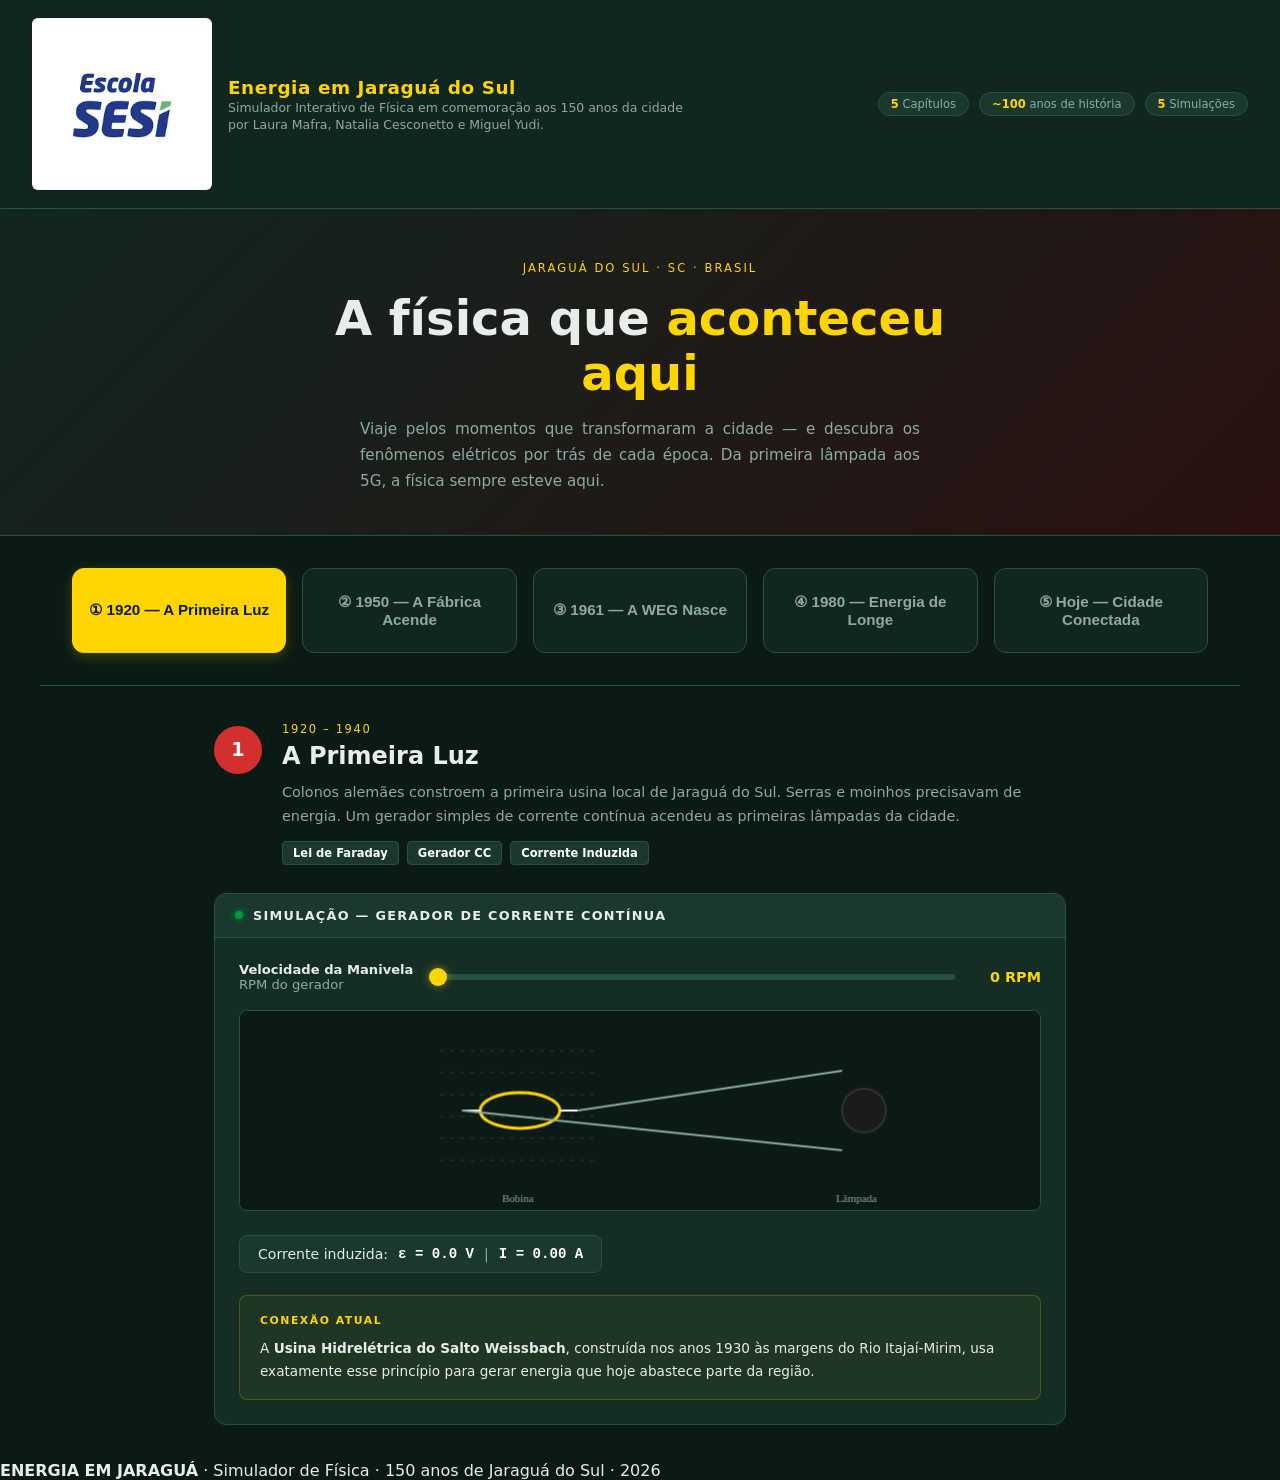
<file: index.html>
<!DOCTYPE html>
<html lang="pt-BR">
<head>
<meta charset="UTF-8">
<meta name="viewport" content="width=device-width, initial-scale=1.0">
<title>Energia em Jaraguá — Simulador Interativo</title>
<link rel="stylesheet" href="style.css">
</head>
<body>

<header>
  <div class="header-left">
    <img class="sesi-logo" src="logo.png" >
    <div class="header-title">
      <h1>Energia em Jaraguá do Sul</h1>
      <p>Simulador Interativo de Física em comemoração aos 150 anos da cidade </p>
      <p>por Laura Mafra, Natalia Cesconetto e Miguel Yudi.</p>
    </div>
  </div>
  <div class="header-badges">
    <div class="badge"><span>5</span> Capítulos</div>
    <div class="badge"><span>~100</span> anos de história</div>
    <div class="badge"><span>5</span> Simulações</div>
  </div>
</header>

<div class="hero">
  <div class="hero-eyebrow">Jaraguá do Sul · SC · Brasil</div>
  <h2>A física que <em>aconteceu aqui</em></h2>
  <p>Viaje pelos momentos que transformaram a cidade — e descubra os fenômenos elétricos por trás de cada época. Da primeira lâmpada aos 5G, a física sempre esteve aqui.</p>
</div>

<nav class="timeline-nav">
  <button class="tnav-btn active" onclick="showChapter(0)">① 1920 — A Primeira Luz</button>
  <button class="tnav-btn" onclick="showChapter(1)">② 1950 — A Fábrica Acende</button>
  <button class="tnav-btn" onclick="showChapter(2)">③ 1961 — A WEG Nasce</button>
  <button class="tnav-btn" onclick="showChapter(3)">④ 1980 — Energia de Longe</button>
  <button class="tnav-btn" onclick="showChapter(4)">⑤ Hoje — Cidade Conectada</button>
</nav>

<section class="chapter active" id="ch0">
  <div class="chapter-header">
    <div class="chapter-num">1</div>
    <div class="chapter-meta">
      <div class="chapter-era">1920 – 1940</div>
      <h3>A Primeira Luz</h3>
      <p>Colonos alemães constroem a primeira usina local de Jaraguá do Sul. Serras e moinhos precisavam de energia. Um gerador simples de corrente contínua acendeu as primeiras lâmpadas da cidade.</p>
      <div class="chapter-tags"><span class="tag">Lei de Faraday</span><span class="tag">Gerador CC</span><span class="tag">Corrente Induzida</span></div>
    </div>
  </div>
  <div class="sim-card"><div class="sim-header"><div class="sim-dot"></div>Simulação — Gerador de Corrente Contínua</div><div class="sim-body">
    <div class="control-row"><div class="control-label"><strong>Velocidade da Manivela</strong>RPM do gerador</div><input type="range" id="rpm1" min="0" max="3000" value="0" oninput="updateFaraday()"><div class="val-display" id="rpm1v">0 RPM</div></div>
    <canvas id="c1" height="200"></canvas>
    <div class="formula-pill"><span>Corrente induzida:</span><span class="eq" id="emf_val">ε = 0.00 V</span><span style="color:var(--muted)">|</span><span class="eq" id="cur_val">I = 0.00 A</span></div>
    <div class="connection-box"><div class="conn-label">Conexão Atual</div>A <strong>Usina Hidrelétrica do Salto Weissbach</strong>, construída nos anos 1930 às margens do Rio Itajaí-Mirim, usa exatamente esse princípio para gerar energia que hoje abastece parte da região.</div>
  </div></div>
</section>

<section class="chapter" id="ch1"><div class="chapter-header"><div class="chapter-num">2</div><div class="chapter-meta"><div class="chapter-era">1950 – 1960</div><h3>A Fábrica Acende</h3><p>Chegam as primeiras indústrias têxteis e metalúrgicas. Elas precisam de motores mais potentes. O motor de indução trifásico, com suas três correntes defasadas criando um campo magnético girante, vira o coração das fábricas.</p><div class="chapter-tags"><span class="tag">Campo Girante Trifásico</span><span class="tag">Animação das 3 Fases</span><span class="tag">Industrialização</span></div></div></div><div class="sim-card"><div class="sim-header"><div class="sim-dot"></div>Simulação — Campo Magnético Rotativo Trifásico</div><div class="sim-body"><div class="control-row"><div class="control-label"><strong>Frequência</strong>Hz da rede</div><input type="range" id="freq2" min="10" max="60" value="60" oninput="update3phase()"><div class="val-display" id="freq2v">60 Hz</div></div><canvas id="c2" height="260"></canvas><div class="formula-pill"><span>Defasagem:</span><span class="eq">120°</span><span style="color:var(--muted)">|</span><span>Campo resultante:</span><span class="eq" id="field_mag">constante</span></div><div class="connection-box"><div class="conn-label">Conexão Atual</div>A <strong>WEG</strong> produz hoje mais de 21 milhões de motores elétricos por ano — todos baseados nesse mesmo princípio do campo girante trifásico descoberto por Tesla em 1888.</div></div></div></section>

<section class="chapter" id="ch2"><div class="chapter-header"><div class="chapter-num">3</div><div class="chapter-meta"><div class="chapter-era">1961</div><h3>Werner, Eggon e Geraldo</h3><p>Três homens fundam a WEG em Jaraguá do Sul. Uma bobina simples se torna um motor comercial. O segredo está na relação entre frequência, número de polos e rotação.</p><div class="chapter-tags"><span class="tag">n = 120f / p</span><span class="tag">Polos e Rotação</span><span class="tag">Fundação da WEG</span></div></div></div><div class="sim-card"><div class="sim-header"><div class="sim-dot"></div>Simulação — Motor Interativo WEG</div><div class="sim-body"><div class="control-row"><div class="control-label"><strong>Nº de Polos</strong>par de polos</div><input type="range" id="poles3" min="2" max="12" step="2" value="4" oninput="updateMotor()"><div class="val-display" id="poles3v">4 polos</div></div><div class="control-row"><div class="control-label"><strong>Frequência</strong>Hz da rede</div><input type="range" id="freq3" min="50" max="60" step="10" value="60" oninput="updateMotor()"><div class="val-display" id="freq3v">60 Hz</div></div><canvas id="c3" height="200"></canvas><div class="motor-readout"><div class="readout-cell"><div class="rv" id="m_rpm">1800</div><div class="rl">RPM Síncrona</div></div><div class="readout-cell"><div class="rv" id="m_polos">4</div><div class="rl">Polos</div></div><div class="readout-cell"><div class="rv" id="m_freq">60 Hz</div><div class="rl">Frequência</div></div></div><div class="formula-pill" style="margin-top:14px"><span class="eq">n = 120 × f / p</span><span style="color:var(--muted)">→</span><span class="eq" id="m_calc">120 × 60 / 4 = 1800 RPM</span></div><div class="connection-box"><div class="conn-label">Conexão Atual</div>Os motores WEG de <strong>2 polos</strong> giram a 3600 RPM e são usados em compressores e ventiladores industriais. Os de <strong>8 polos</strong> giram a 900 RPM para aplicações que exigem torque elevado, como britadores.</div></div></div></section>

<section class="chapter" id="ch3"><div class="chapter-header"><div class="chapter-num">4</div><div class="chapter-meta"><div class="chapter-era">1980 – 1990</div><h3>A Energia Vem de Longe</h3><p>Jaraguá passa a receber energia de usinas distantes. O transformador se torna peça-chave: transmitir em alta tensão reduz drasticamente as perdas Joule nas linhas.</p><div class="chapter-tags"><span class="tag">Transformador</span><span class="tag">P = I²R</span><span class="tag">Sistema Interligado</span></div></div></div><div class="sim-card"><div class="sim-header"><div class="sim-dot"></div>Simulação — Perdas Joule: Baixa vs. Alta Tensão</div><div class="sim-body"><div class="control-row"><div class="control-label"><strong>Potência transmitida</strong>MW na linha</div><input type="range" id="pow4" min="1" max="100" value="50" oninput="updateJoule()"><div class="val-display" id="pow4v">50 MW</div></div><div class="control-row"><div class="control-label"><strong>Resistência da linha</strong>Ω total</div><input type="range" id="res4" min="1" max="50" value="10" oninput="updateJoule()"><div class="val-display" id="res4v">10 Ω</div></div><div class="compare-grid" id="joule-compare"><div class="compare-card"><h4>Baixa Tensão (13,8 kV)</h4><div class="big bad" id="loss_low">—</div><div class="sub" id="loss_low_pct">— % de perda</div></div><div class="compare-card"><h4>Alta Tensão (500 kV)</h4><div class="big good" id="loss_high">—</div><div class="sub" id="loss_high_pct">— % de perda</div></div></div><canvas id="c4" height="160"></canvas><div class="formula-pill"><span class="eq">P_perda = I² × R</span><span style="color:var(--muted)">e</span><span class="eq">I = P / V</span></div><div class="connection-box"><div class="conn-label">Conexão Atual</div>A subestação de Jaraguá do Sul recebe energia a <strong>138 kV</strong> do sistema interligado nacional e reduz para distribuição local. As linhas de 500 kV que cruzam Santa Catarina perdem menos de <strong>2%</strong> da energia transmitida.</div></div></div></section>

<section class="chapter" id="ch4"><div class="chapter-header"><div class="chapter-num">5</div><div class="chapter-meta"><div class="chapter-era">Hoje</div><h3>A Cidade Conectada</h3><p>Antenas 5G, fibra óptica e carros elétricos. O sinal eletromagnético se propaga pelos vales e morros de Jaraguá — o relevo cria zonas de sombra onde o sinal não chega.</p><div class="chapter-tags"><span class="tag">Propagação de Ondas EM</span><span class="tag">Mapa Topográfico</span><span class="tag">Jaraguá Digital</span></div></div></div><div class="sim-card"><div class="sim-header"><div class="sim-dot"></div>Simulação — Antena e Propagação no Relevo</div><div class="sim-body"><p style="font-size:.82rem;color:var(--muted);margin-bottom:14px">Clique no mapa topográfico para posicionar uma antena e veja como o sinal se propaga pelos morros de Jaraguá.</p><div class="control-row"><div class="control-label"><strong>Frequência da antena</strong></div><input type="range" id="freq5" min="700" max="3500" step="100" value="700" oninput="updateAntenna()"><div class="val-display" id="freq5v">700 MHz</div></div><canvas id="antennaCanvas" height="280" onclick="placeAntenna(event)"></canvas><div class="signal-legend"><div class="leg-item"><div class="leg-dot" style="background:var(--green)"></div>Sinal forte</div><div class="leg-item"><div class="leg-dot" style="background:var(--accent)"></div>Sinal médio</div><div class="leg-item"><div class="leg-dot" style="background:var(--red)"></div>Zona de sombra</div><div class="leg-item"><div class="leg-dot" style="background:var(--accent2)"></div>Antena</div></div><div class="connection-box"><div class="conn-label">Conexão Atual</div>As frequências de <strong>700 MHz</strong> penetram melhor os vales de Jaraguá, enquanto as de <strong>3,5 GHz</strong> oferecem maior velocidade mas sofrem mais com obstáculos. O Morro do Boa Vista (958 m) cria uma das maiores zonas de sombra da cidade.</div></div></div></section>

<footer><strong>ENERGIA EM JARAGUÁ</strong> · Simulador de Física · 150 anos de Jaraguá do Sul · 2026</footer>

<script src="script.js"></script>
</body>
</html>
</file>
<file: style.css>
:root {
    /* Cores baseadas na bandeira de Jaraguá do Sul (Verde, Vermelho, Branco e Amarelo) */
    --bg: #0b1a15;        /* Verde muito escuro para o fundo principal */
    --bg2: #11261f;       /* Verde escuro para o cabeçalho/nav */
    --bg3: #1a382e;       /* Verde intermediário para cards/pílulas */
    --border: #265243;    /* Bordas esverdeadas */
    --accent: #ffd500;    /* Amarelo do brasão para destaque */
    --accent2: #ffffff;   /* Branco da cruz da bandeira */
    --green: #009B3A;     /* Verde original da bandeira */
    --red: #d32f2f;       /* Vermelho original da bandeira */
    --text: #e8eceb;      /* Texto claro quase branco */
    --muted: #8caba1;     /* Texto secundário (verde acinzentado) */
    --card: #142e26;      /* Fundo dos painéis de simulação */
  }
  * { box-sizing: border-box; margin: 0; padding: 0; }
  body {
    background: var(--bg);
    color: var(--text);
    font-family: 'Segoe UI', system-ui, sans-serif;
    min-height: 100vh;
  }

  /* ── HEADER ── */
 
  header {
    background: var(--bg2);
    border-bottom: 1px solid var(--border);
    padding: 18px 32px;
    display: flex;
    align-items: center;
    justify-content: space-between;
    gap: 20px;
    /* As propriedades position, top e z-index foram removidas daqui */
  }
  
  .header-left { display: flex; align-items: center; gap: 16px; }
  .sesi-logo {
    height: 48px;
    border-radius: 6px;
    background: #fff;
    padding: 4px 8px;
    object-fit: contain;
    width: 180px;  
    height: auto;
  }
  .header-title h1 {
    font-size: 1.15rem;
    font-weight: 700;
    color: var(--accent);
    letter-spacing: 0.03em;
  }
  .header-title p {
    font-size: 0.78rem;
    color: var(--muted);
    margin-top: 2px;
  }
  .header-badges {
    display: flex; gap: 10px; flex-wrap: wrap;
  }
  .badge {
    background: var(--bg3);
    border: 1px solid var(--border);
    border-radius: 20px;
    padding: 4px 12px;
    font-size: 0.72rem;
    color: var(--muted);
  }
  .badge span { color: var(--accent); font-weight: 700; }

  /* ── HERO ── */
  .hero {
    padding: 52px 32px 40px;
    text-align: center;
    /* Gradiente sutil misturando o verde e o vermelho da bandeira */
    background: linear-gradient(135deg, var(--bg2) 0%, #2a1111 100%);
    border-bottom: 1px solid var(--border);
  }
  .hero-eyebrow {
    font-size: 0.72rem;
    letter-spacing: 0.18em;
    text-transform: uppercase;
    color: var(--accent);
    margin-bottom: 16px;
  }
  .hero h2 {
    font-size: clamp(1.8rem, 4vw, 3rem);
    font-weight: 800;
    line-height: 1.15;
    max-width: 700px;
    margin: 0 auto 16px;
  }
  .hero h2 em { color: var(--accent); font-style: normal; }
  .hero p {
    color: var(--muted);
    max-width: 560px;
    margin: 0 auto;
    line-height: 1.7;
    font-size: 0.95rem;
    text-align: justify; /* Propriedade adicionada para justificar o texto */
  }

  /* ── TIMELINE NAV ── */
  .timeline-nav {
    display: flex;
    gap: 0;
    overflow-x: auto;
    border-bottom: 1px solid var(--border);
    background: var(--bg2);
    padding: 0 16px;
    scrollbar-width: none;
  }
  .timeline-nav::-webkit-scrollbar { display: none; }
  .tnav-btn {
    flex: 0 0 auto;
    padding: 14px 20px;
    background: none;
    border: none;
    border-bottom: 3px solid transparent;
    color: var(--muted);
    cursor: pointer;
    font-size: 0.82rem;
    font-weight: 600;
    white-space: nowrap;
    transition: color .2s, border-color .2s;
  }
  .tnav-btn:hover { color: var(--text); }
  .tnav-btn.active { color: var(--accent); border-bottom-color: var(--accent); }
  /* ── TIMELINE NAV (GRID CARDS) ── */
  .timeline-nav {
    display: grid;
    /* Cria colunas flexíveis que se ajustam ao tamanho da tela */
    grid-template-columns: repeat(auto-fit, minmax(200px, 1fr));
    gap: 16px;
    padding: 32px;
    background: var(--bg);
    border-bottom: 1px solid var(--border);
    max-width: 1200px;
    margin: 0 auto; /* Centraliza o container inteiro */
  }
  
  .tnav-btn {
    background: var(--bg2);
    border: 1px solid var(--border);
    border-radius: 12px; /* Bordas arredondadas de card */
    padding: 24px 16px; /* Deixa o botão mais alto e largo */
    color: var(--muted);
    cursor: pointer;
    font-size: 0.95rem; /* Fonte maior */
    font-weight: 600;
    text-align: center;
    transition: all 0.3s ease; /* Suaviza as animações de cor e movimento */
    display: flex;
    align-items: center;
    justify-content: center;
    white-space: normal; /* Permite que o texto quebre de linha se necessário */
  }
  
  /* Efeito quando passa o mouse por cima */
  .tnav-btn:hover {
    background: var(--bg3);
    color: var(--accent);
    border-color: var(--accent);
    transform: translateY(-4px); /* Faz o card "flutuar" para cima */
    box-shadow: 0 6px 16px rgba(0, 0, 0, 0.3);
  }
  
  /* Estilo do capítulo que está selecionado */
  .tnav-btn.active {
    background: var(--accent);
    color: var(--bg); /* Texto escuro para dar contraste com o fundo amarelo */
    border-color: var(--accent);
    font-weight: 800;
    box-shadow: 0 4px 12px rgba(255, 213, 0, 0.2);
  }

  /* ── CHAPTERS ── */
  .chapter {
    display: none;
    padding: 36px 24px;
    max-width: 900px;
    margin: 0 auto;
  }
  .chapter.active { display: block; }

  .chapter-header {
    display: flex;
    gap: 20px;
    align-items: flex-start;
    margin-bottom: 28px;
  }
  .chapter-num {
    width: 48px; height: 48px;
    border-radius: 50%;
    background: var(--red); /* Vermelho da bandeira */
    color: #fff;
    font-size: 1.2rem;
    font-weight: 800;
    display: flex; align-items: center; justify-content: center;
    flex-shrink: 0;
    margin-top: 4px;
  }
  .chapter-meta { flex: 1; }
  .chapter-era {
    font-size: 0.72rem;
    letter-spacing: 0.14em;
    text-transform: uppercase;
    color: var(--accent);
    margin-bottom: 6px;
  }
  .chapter-meta h3 { font-size: 1.5rem; font-weight: 800; margin-bottom: 10px; }
  .chapter-meta p { color: var(--muted); line-height: 1.7; font-size: 0.9rem; }

  .chapter-tags { display: flex; gap: 8px; flex-wrap: wrap; margin-top: 12px; }
  .tag {
    padding: 4px 10px; border-radius: 4px;
    font-size: 0.72rem; font-weight: 600;
    background: var(--bg3); border: 1px solid var(--border);
    color: var(--accent2);
  }

  /* ── SIM CARD ── */
  .sim-card {
    background: var(--card);
    border: 1px solid var(--border);
    border-radius: 12px;
    overflow: hidden;
  }
  .sim-header {
    padding: 14px 20px;
    background: var(--bg3);
    border-bottom: 1px solid var(--border);
    display: flex; align-items: center; gap: 10px;
    font-size: 0.8rem; font-weight: 600;
    color: var(--text); text-transform: uppercase; letter-spacing: 0.1em;
  }
  .sim-dot {
    width: 8px; height: 8px; border-radius: 50%;
    background: var(--green);
    box-shadow: 0 0 6px var(--green);
  }
  .sim-body { padding: 24px; }

  /* ── CONTROLS ── */
  .control-row {
    display: flex; align-items: center; gap: 16px; margin-bottom: 18px;
    flex-wrap: wrap;
  }
  .control-label {
    font-size: 0.82rem; color: var(--muted); min-width: 140px;
  }
  .control-label strong { color: var(--text); display: block; }
  input[type=range] {
    flex: 1; min-width: 120px;
    -webkit-appearance: none;
    height: 6px; border-radius: 3px;
    background: var(--border);
    outline: none;
  }
  input[type=range]::-webkit-slider-thumb {
    -webkit-appearance: none;
    width: 18px; height: 18px; border-radius: 50%;
    background: var(--accent);
    cursor: pointer;
    box-shadow: 0 0 8px rgba(255, 213, 0, 0.5); /* Sombra amarela */
  }
  .val-display {
    min-width: 70px; text-align: right;
    font-size: 0.9rem; font-weight: 700; color: var(--accent);
  }

  /* ── CANVAS ── */
  canvas {
    width: 100%; border-radius: 8px;
    background: var(--bg);
    display: block;
    margin-bottom: 16px;
    border: 1px solid var(--border);
  }

  /* ── FORMULA PILL ── */
  .formula-pill {
    display: inline-flex; align-items: center; gap: 10px;
    background: var(--bg3); border: 1px solid var(--border);
    border-radius: 8px; padding: 10px 18px;
    font-size: 0.88rem; margin-top: 8px;
  }
  .formula-pill .eq { color: var(--accent2); font-weight: 700; font-family: monospace; }

  /* ── CONNECTION BOX ── */
  .connection-box {
    margin-top: 22px;
    padding: 16px 20px;
    background: rgba(255, 213, 0, 0.05); /* Fundo amarelado muito sutil */
    border: 1px solid rgba(255, 213, 0, 0.2);
    border-radius: 8px;
    font-size: 0.85rem; line-height: 1.7; color: var(--text);
  }
  .connection-box .conn-label {
    font-size: 0.68rem; text-transform: uppercase; letter-spacing: 0.14em;
    color: var(--accent); font-weight: 700; margin-bottom: 6px;
  }

  /* ── CHAPTER 1 specific ── */
  #lamp-glow { transition: filter .1s, opacity .1s; }

  /* ── CHAPTER 3 motor ── */
  .motor-readout {
    display: grid; grid-template-columns: repeat(3,1fr); gap: 12px; margin-top: 16px;
  }
  .readout-cell {
    background: var(--bg3); border: 1px solid var(--border);
    border-radius: 8px; padding: 12px;
    text-align: center;
  }
  .readout-cell .rv { font-size: 1.4rem; font-weight: 800; color: var(--accent); }
  .readout-cell .rl { font-size: 0.7rem; color: var(--muted); margin-top: 2px; }

  /* ── CHAPTER 4 comparison ── */
  .compare-grid {
    display: grid; grid-template-columns: 1fr 1fr; gap: 16px; margin-bottom: 16px;
  }
  .compare-card {
    background: var(--bg3); border: 1px solid var(--border);
    border-radius: 10px; padding: 16px; text-align: center;
  }
  .compare-card h4 { font-size: 0.82rem; color: var(--muted); margin-bottom: 8px; }
  .compare-card .big { font-size: 1.6rem; font-weight: 800; }
  .compare-card .big.bad { color: var(--red); }
  .compare-card .big.good { color: var(--green); }
  .compare-card .sub { font-size: 0.75rem; color: var(--muted); margin-top: 4px; }

  /* ── CHAPTER 5 antenna ── */
  #antennaCanvas { cursor: crosshair; }
  .signal-legend {
    display: flex; gap: 16px; flex-wrap: wrap; margin-top: 10px;
  }
  .leg-item { display: flex; align-items: center; gap: 6px; font-size: 0.78rem; color: var(--muted); }
  .leg-dot { width: 12px; height: 12px; border-radius: 50%; }

  @media (max-width: 600px) {
    header { padding: 12px 16px; flex-direction: column; align-items: flex-start; }
    .hero { padding: 36px 16px 28px; }
    .chapter { padding: 24px 14px; }
    .compare-grid { grid-template-columns: 1fr; }
    .motor-readout { grid-template-columns: 1fr 1fr; }
  }
</file>
